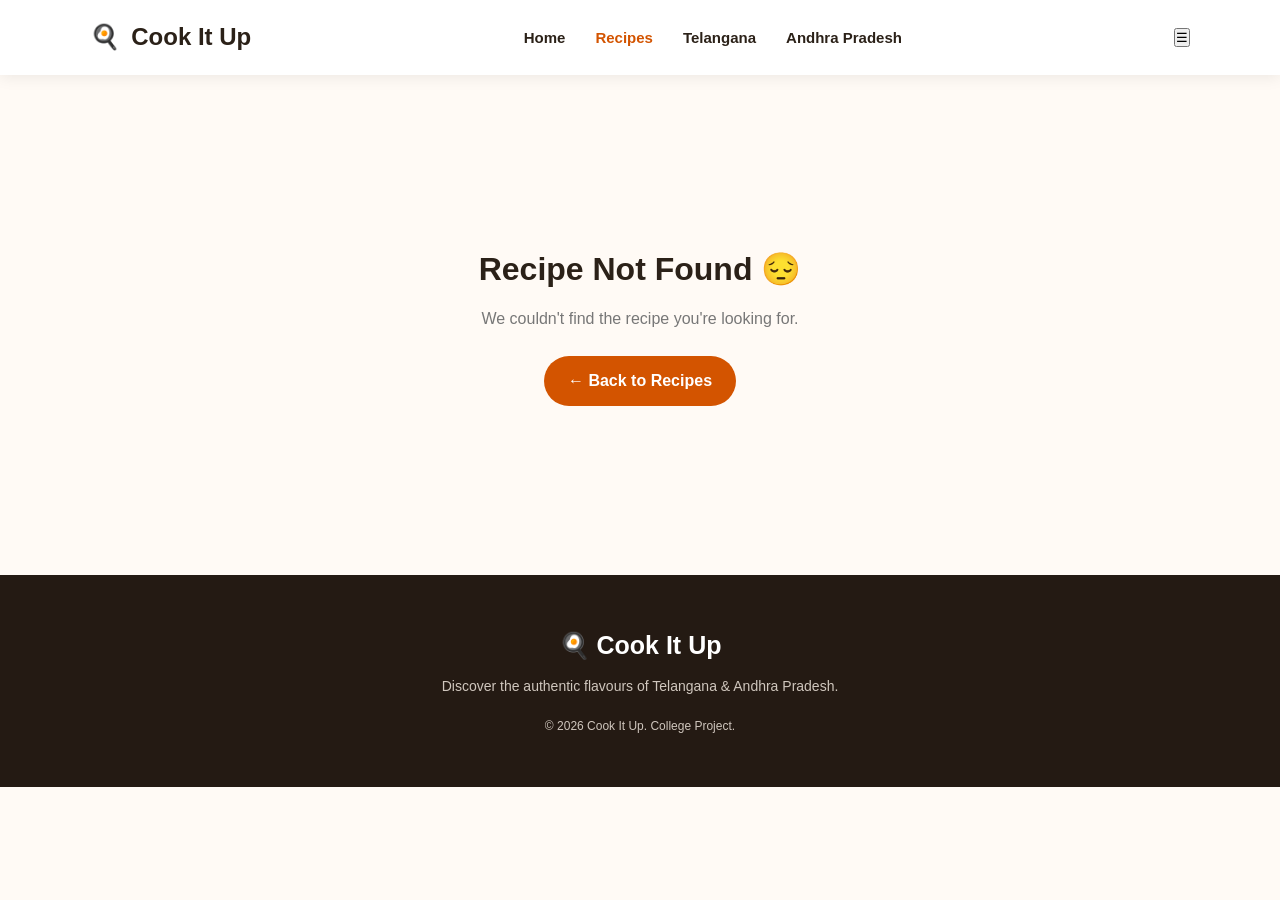
<file: recipe.html>
<!DOCTYPE html>
<html lang="en">

<head>

    <meta charset="UTF-8">

    <meta
        name="viewport"
        content="width=device-width, initial-scale=1.0"
    >

    <title>Recipe | Cook It Up</title>

    <link
        rel="stylesheet"
        href="css/style.css"
    >

</head>


<body>


    <!-- ================= NAVBAR ================= -->

    <header class="navbar">

        <div class="logo">
            🍳 <span>Cook It Up</span>
        </div>


        <nav>

            <a href="index.html">
                Home
            </a>

            <a
                href="recipes.html"
                class="active"
            >
                Recipes
            </a>

            <a href="index.html#telangana">
                Telangana
            </a>

            <a href="index.html#andhra">
                Andhra Pradesh
            </a>

        </nav>


        <button
            class="mobile-menu"
            onclick="toggleMenu()"
        >
            ☰
        </button>

    </header>



    <!-- ================= RECIPE DETAILS ================= -->

    <main id="recipeDetails">

        <div class="recipe-loading">

            <div class="loading-icon">
                🍳
            </div>

            <h2>
                Loading recipe...
            </h2>

            <p>
                Getting everything ready for you.
            </p>

        </div>

    </main>



    <!-- ================= FOOTER ================= -->

    <footer>

        <div class="footer-logo">
            🍳 Cook It Up
        </div>

        <p>
            Discover the authentic flavours of
            Telangana & Andhra Pradesh.
        </p>

        <p class="copyright">
            © 2026 Cook It Up. College Project.
        </p>

    </footer>



    <!-- ================= JAVASCRIPT ================= -->

    <script src="js/script.js"></script>

</body>

</html>
</file>
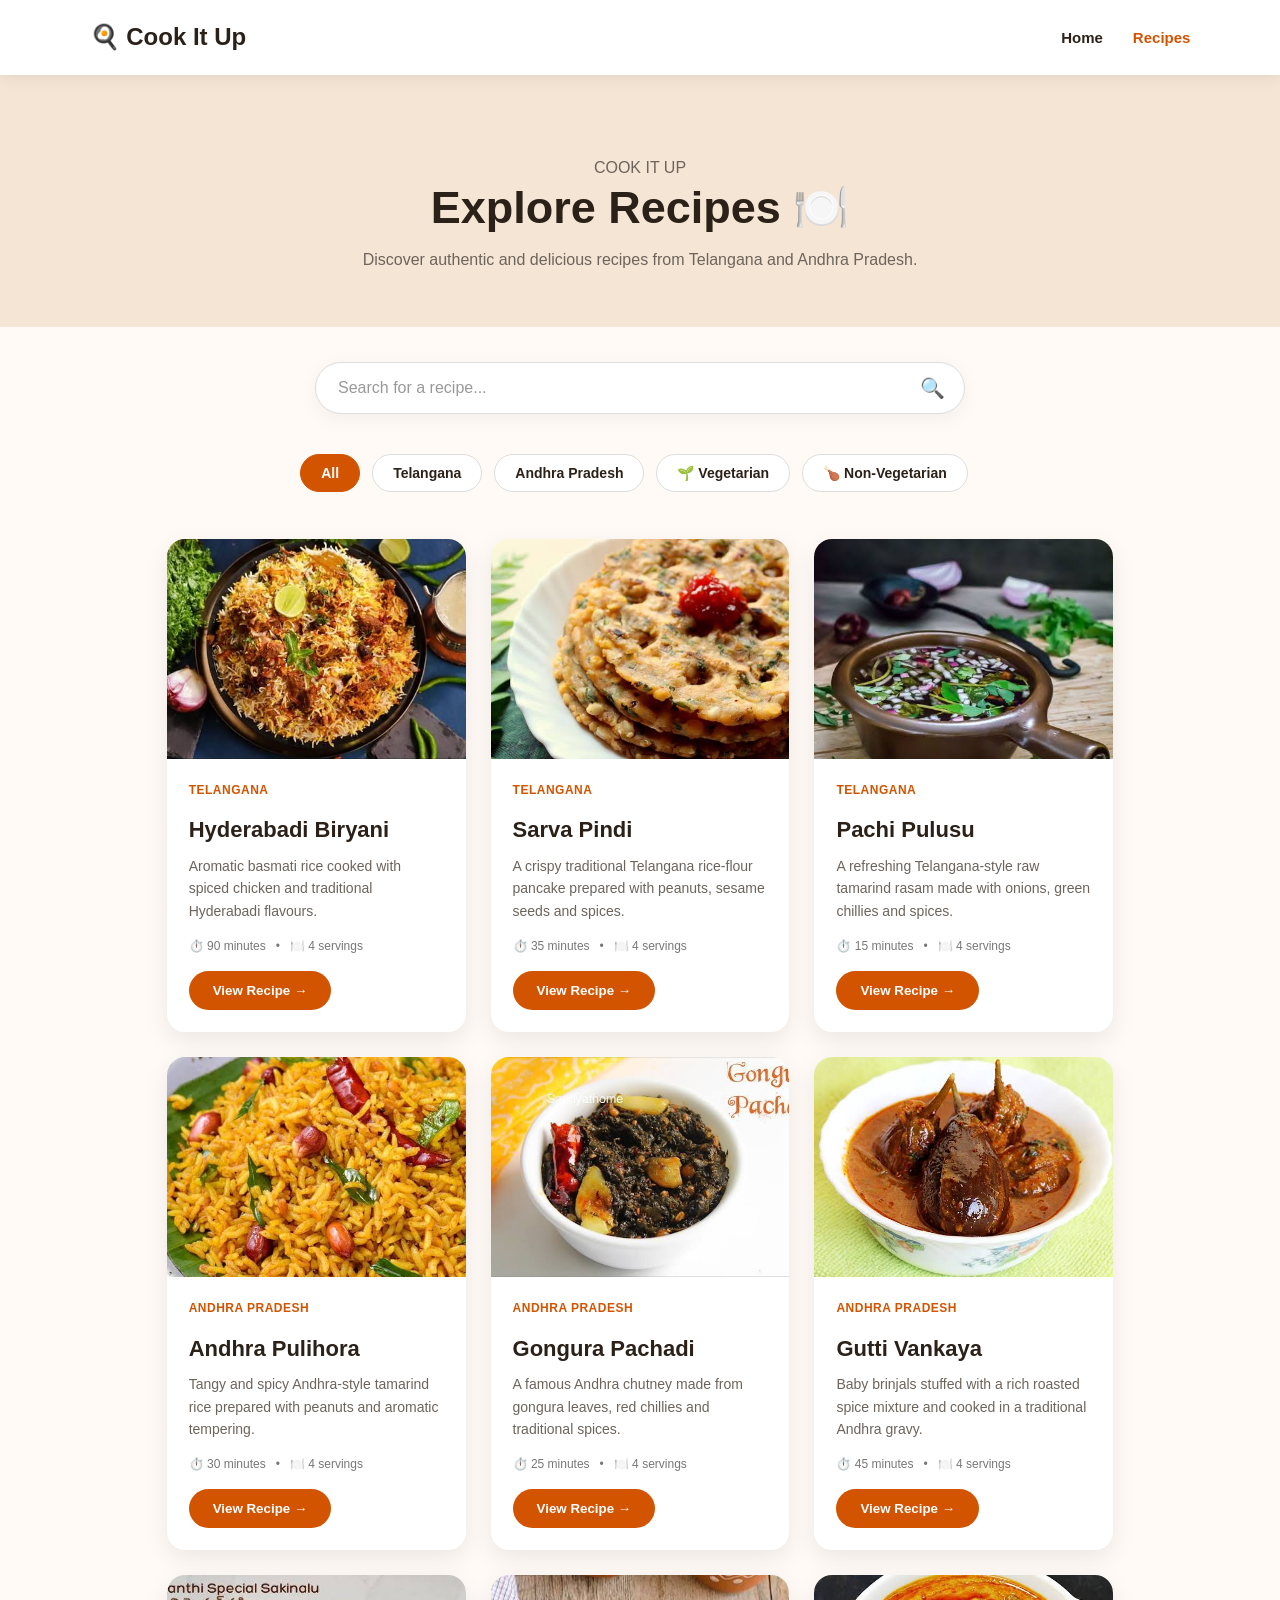
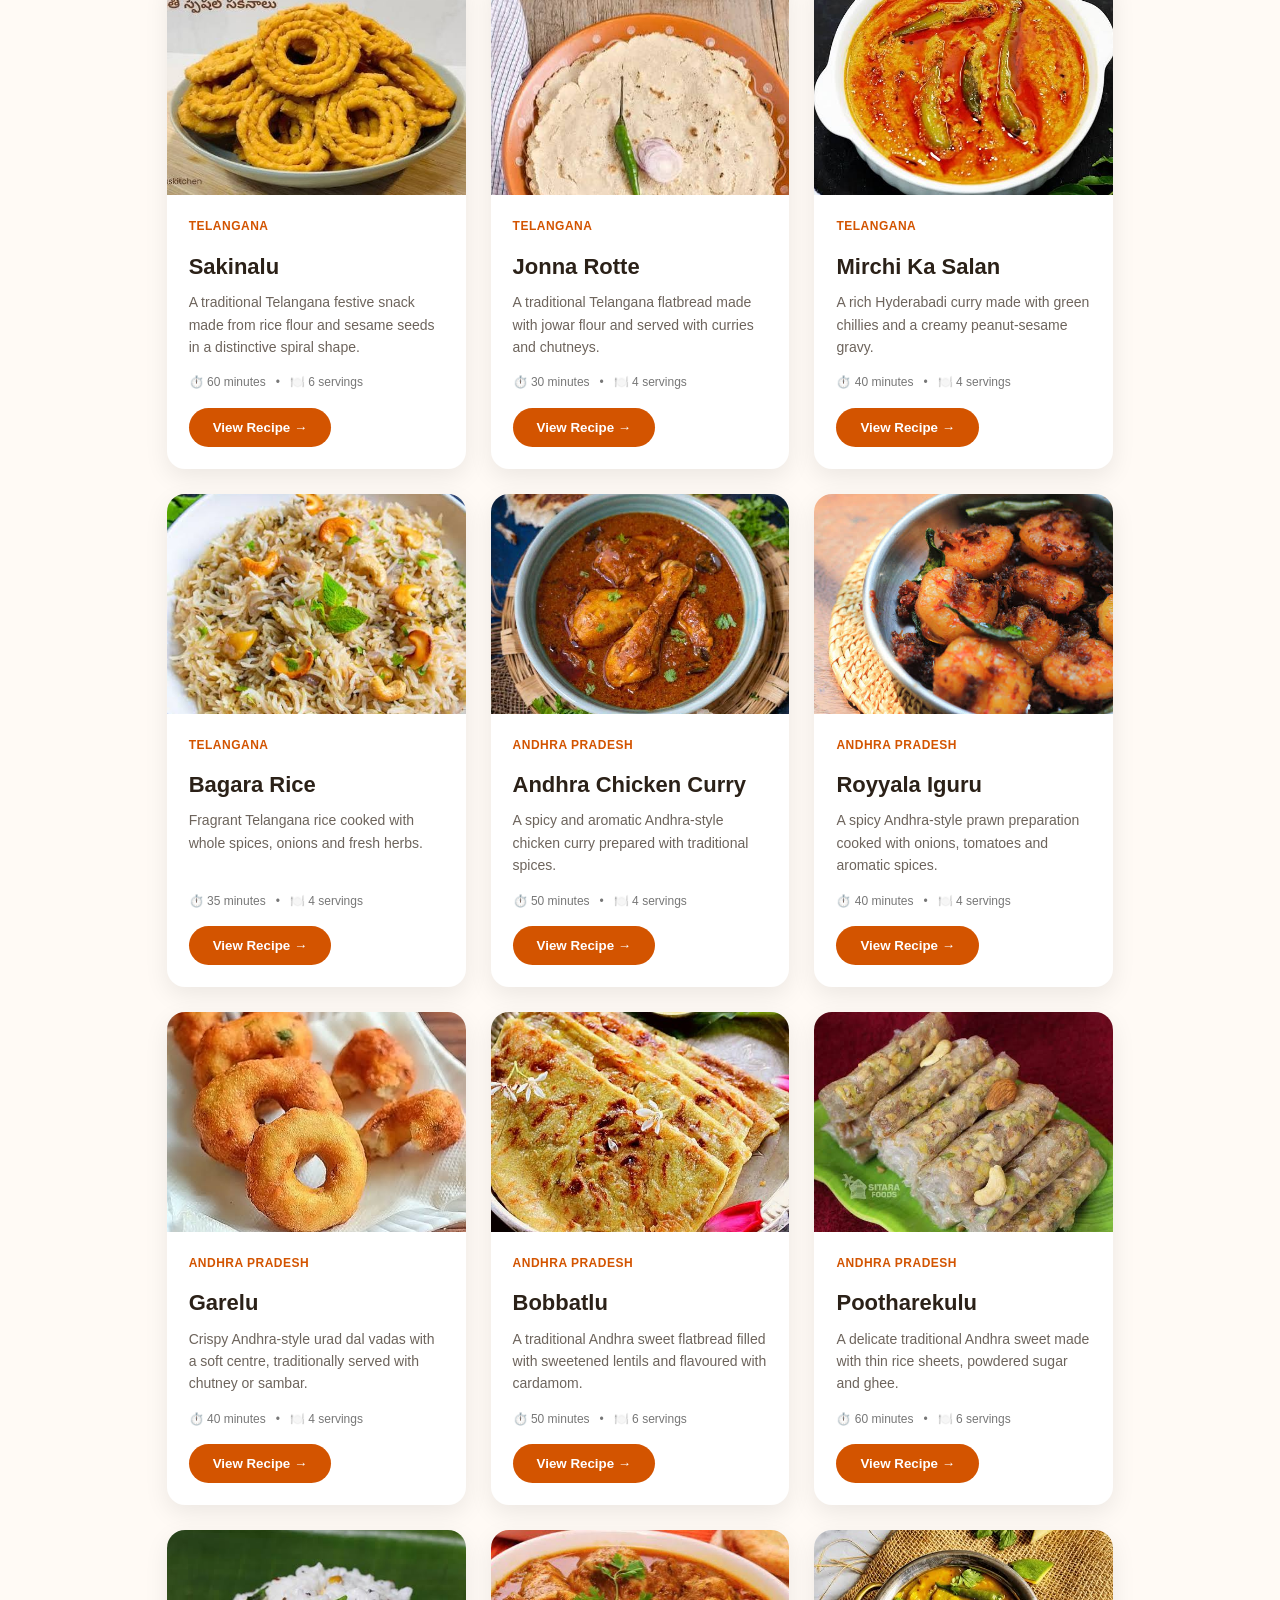
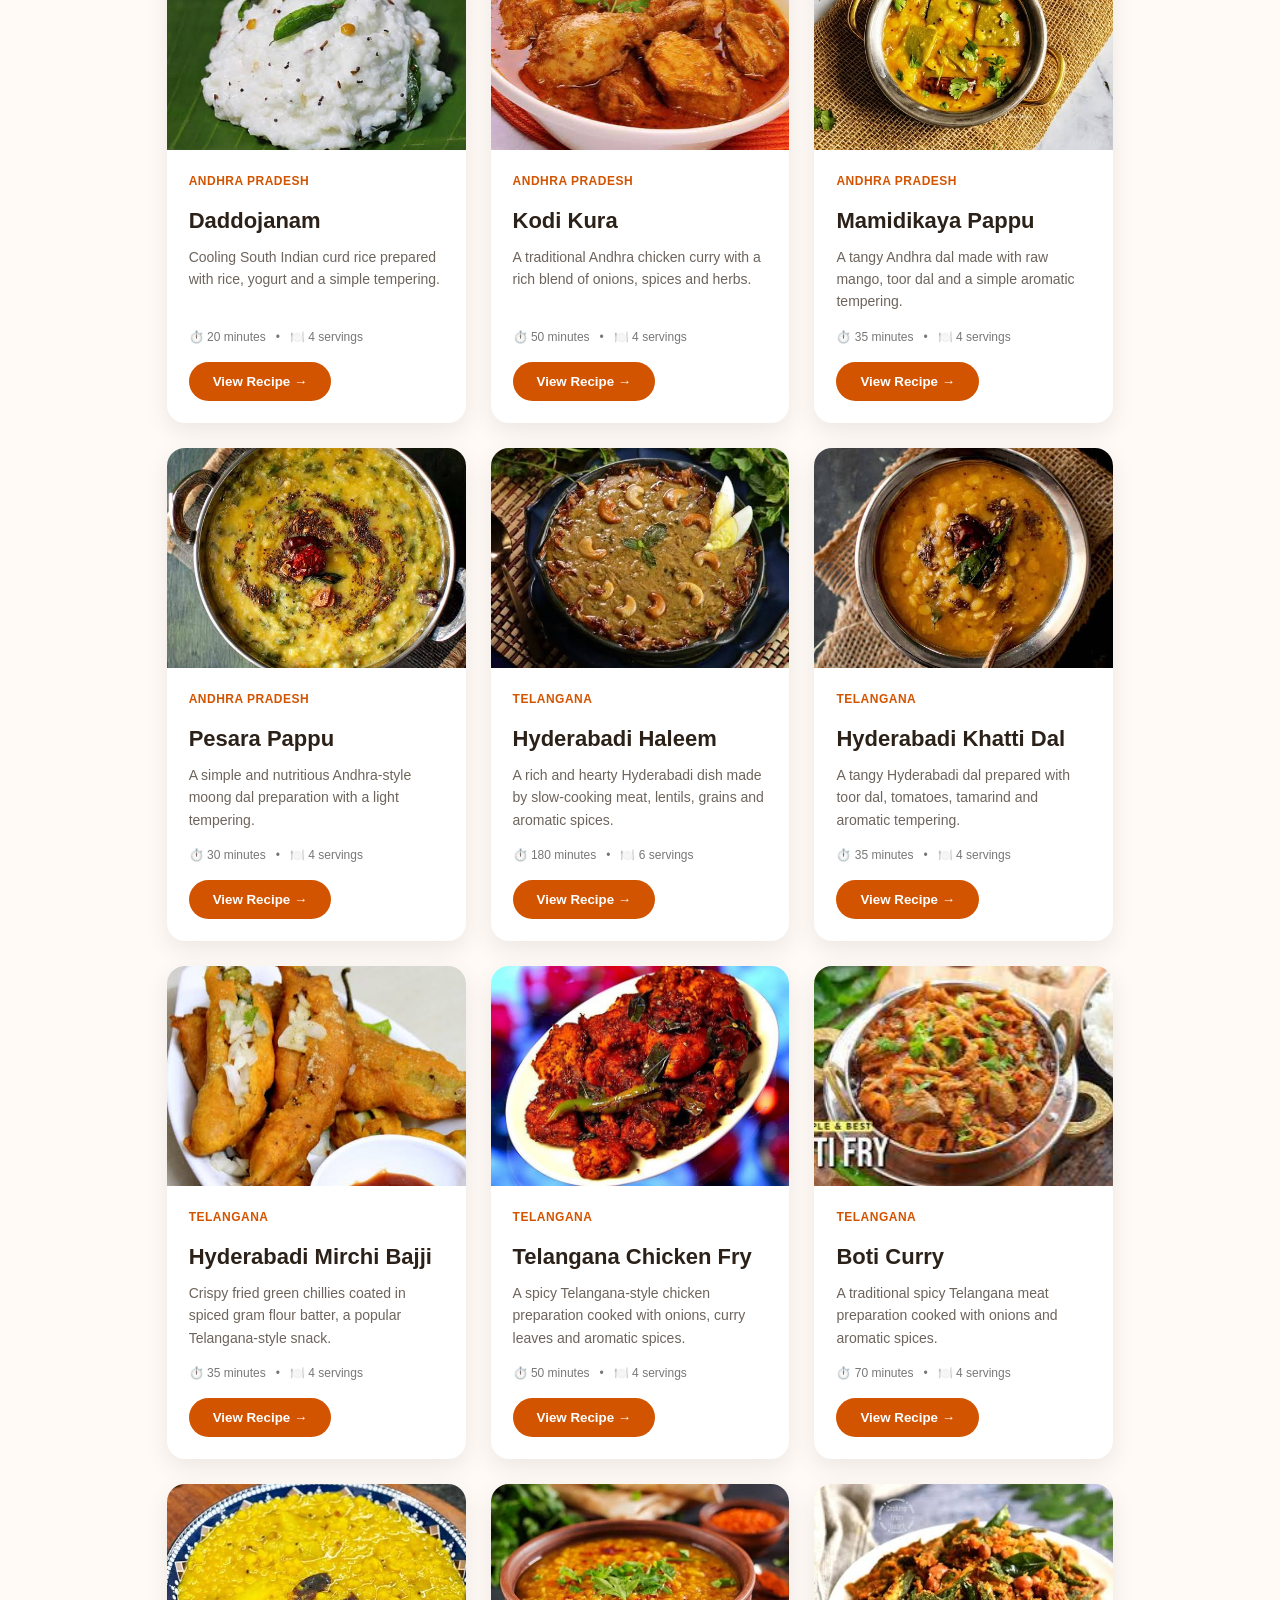
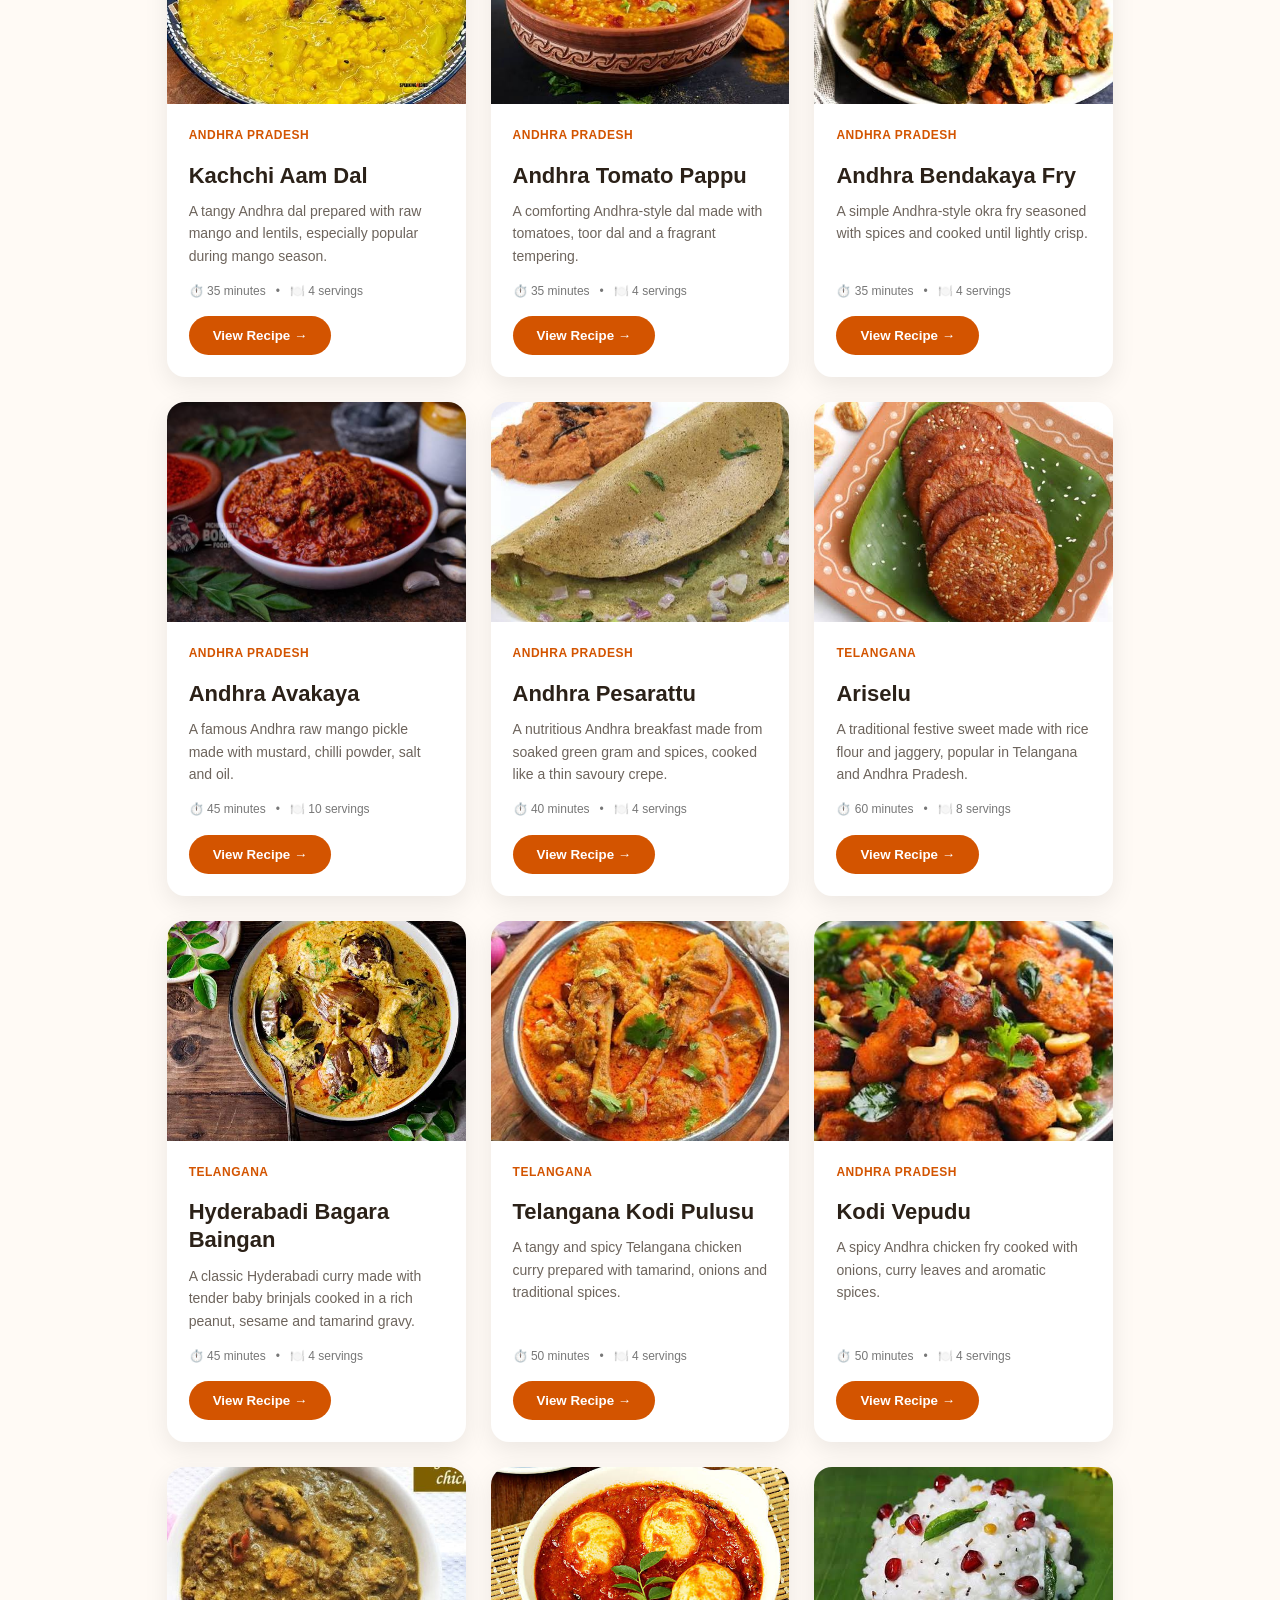
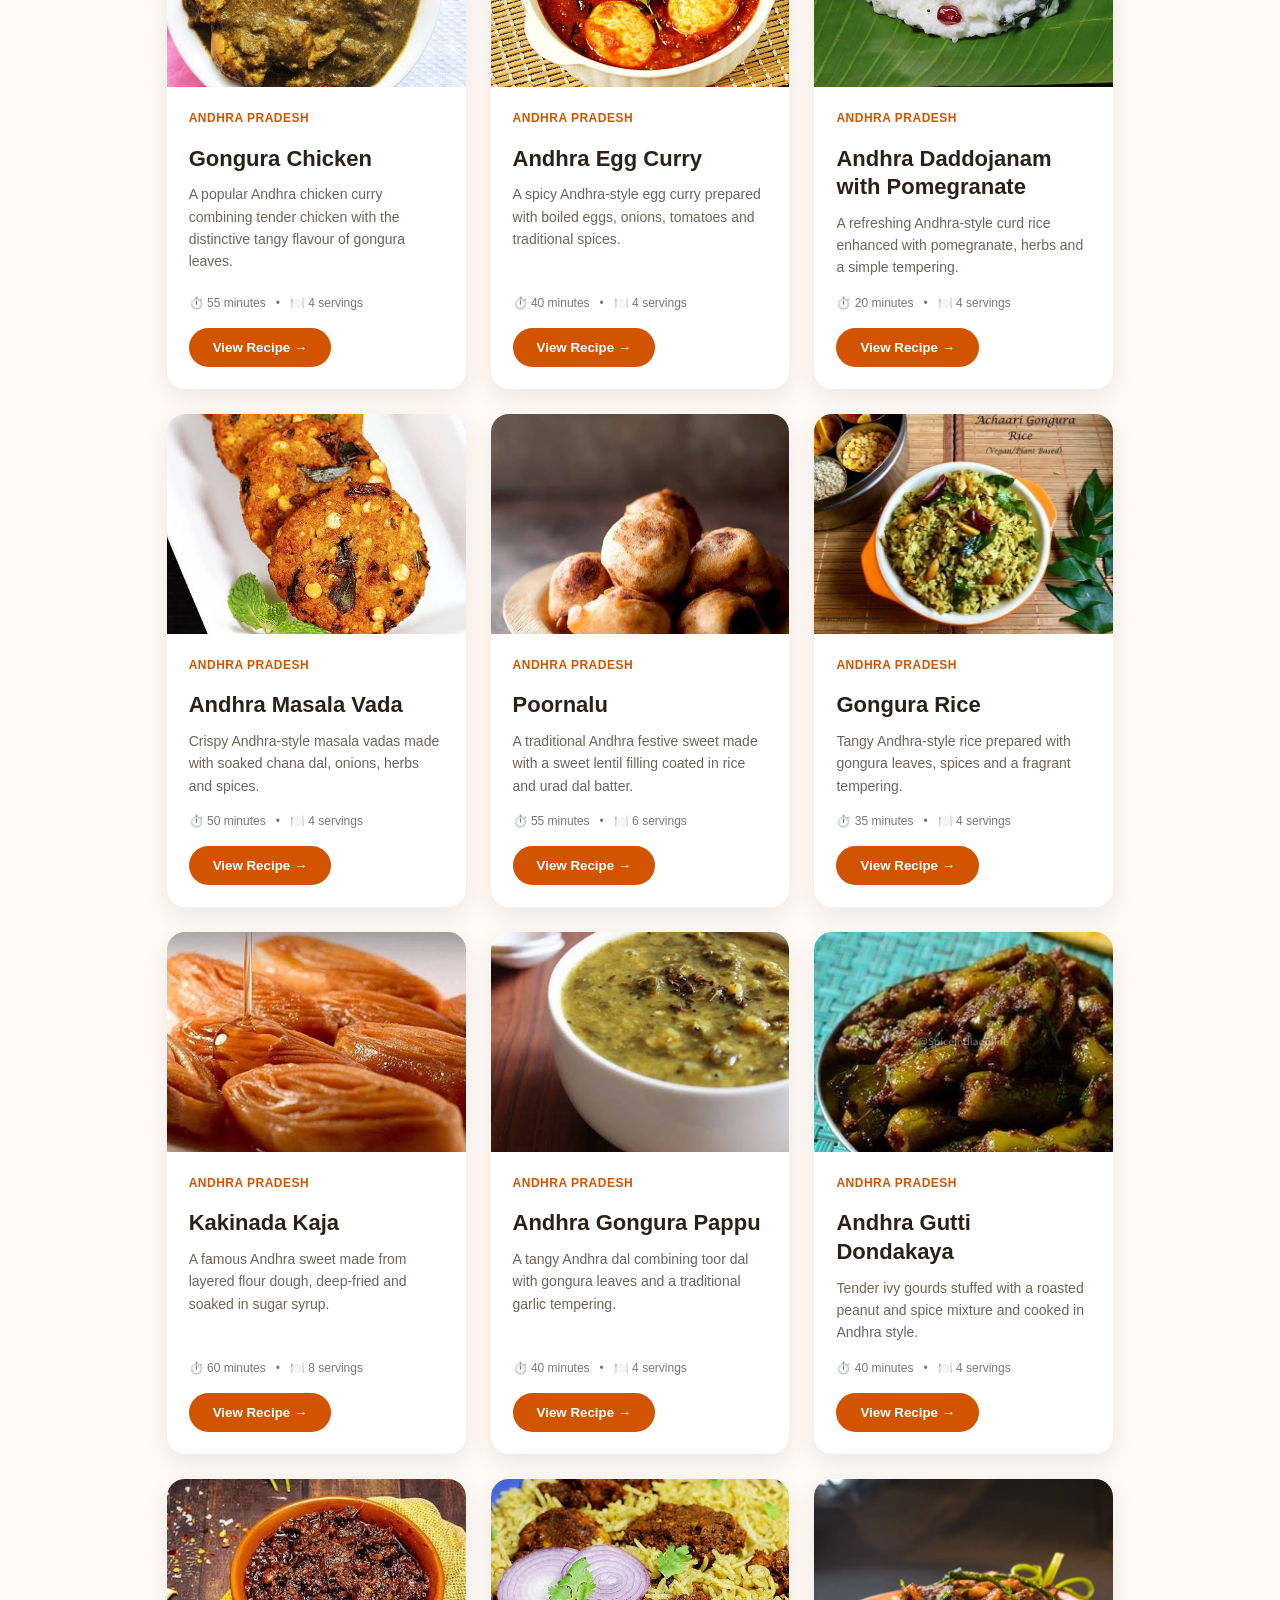
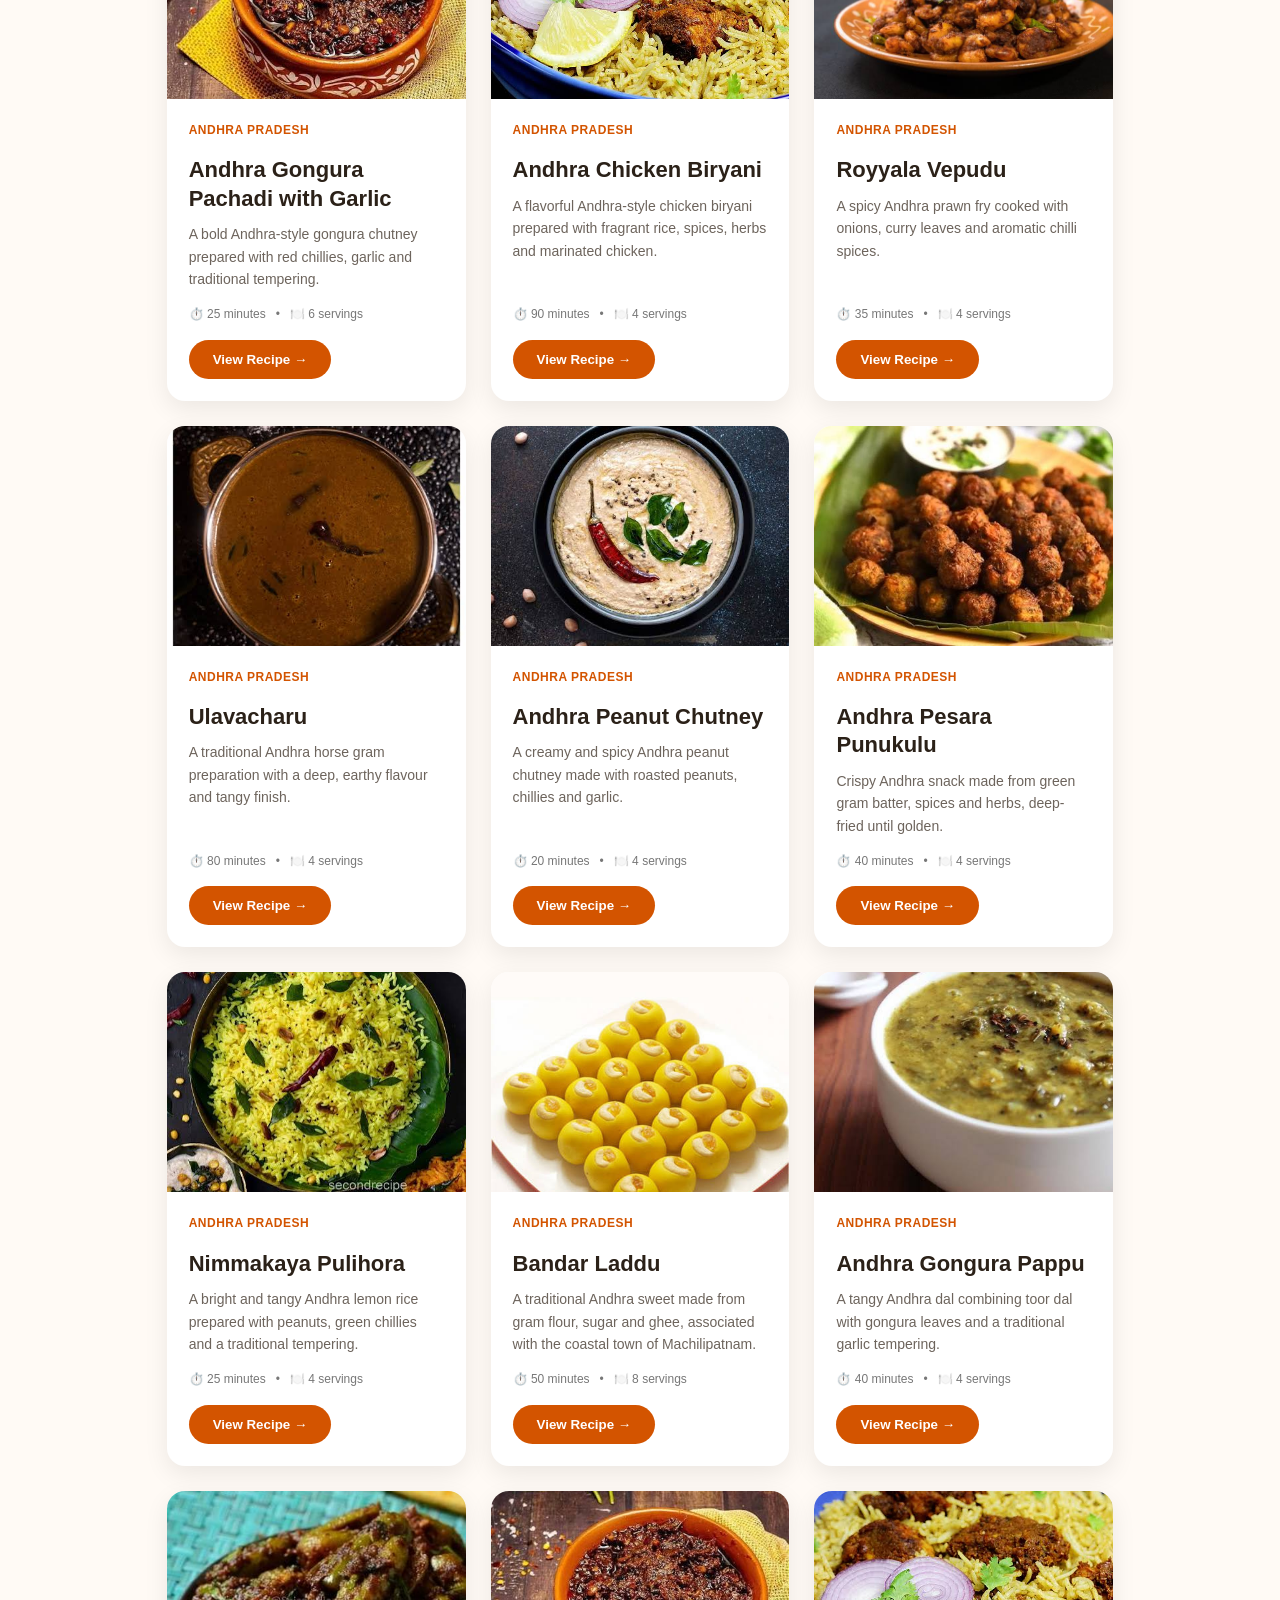
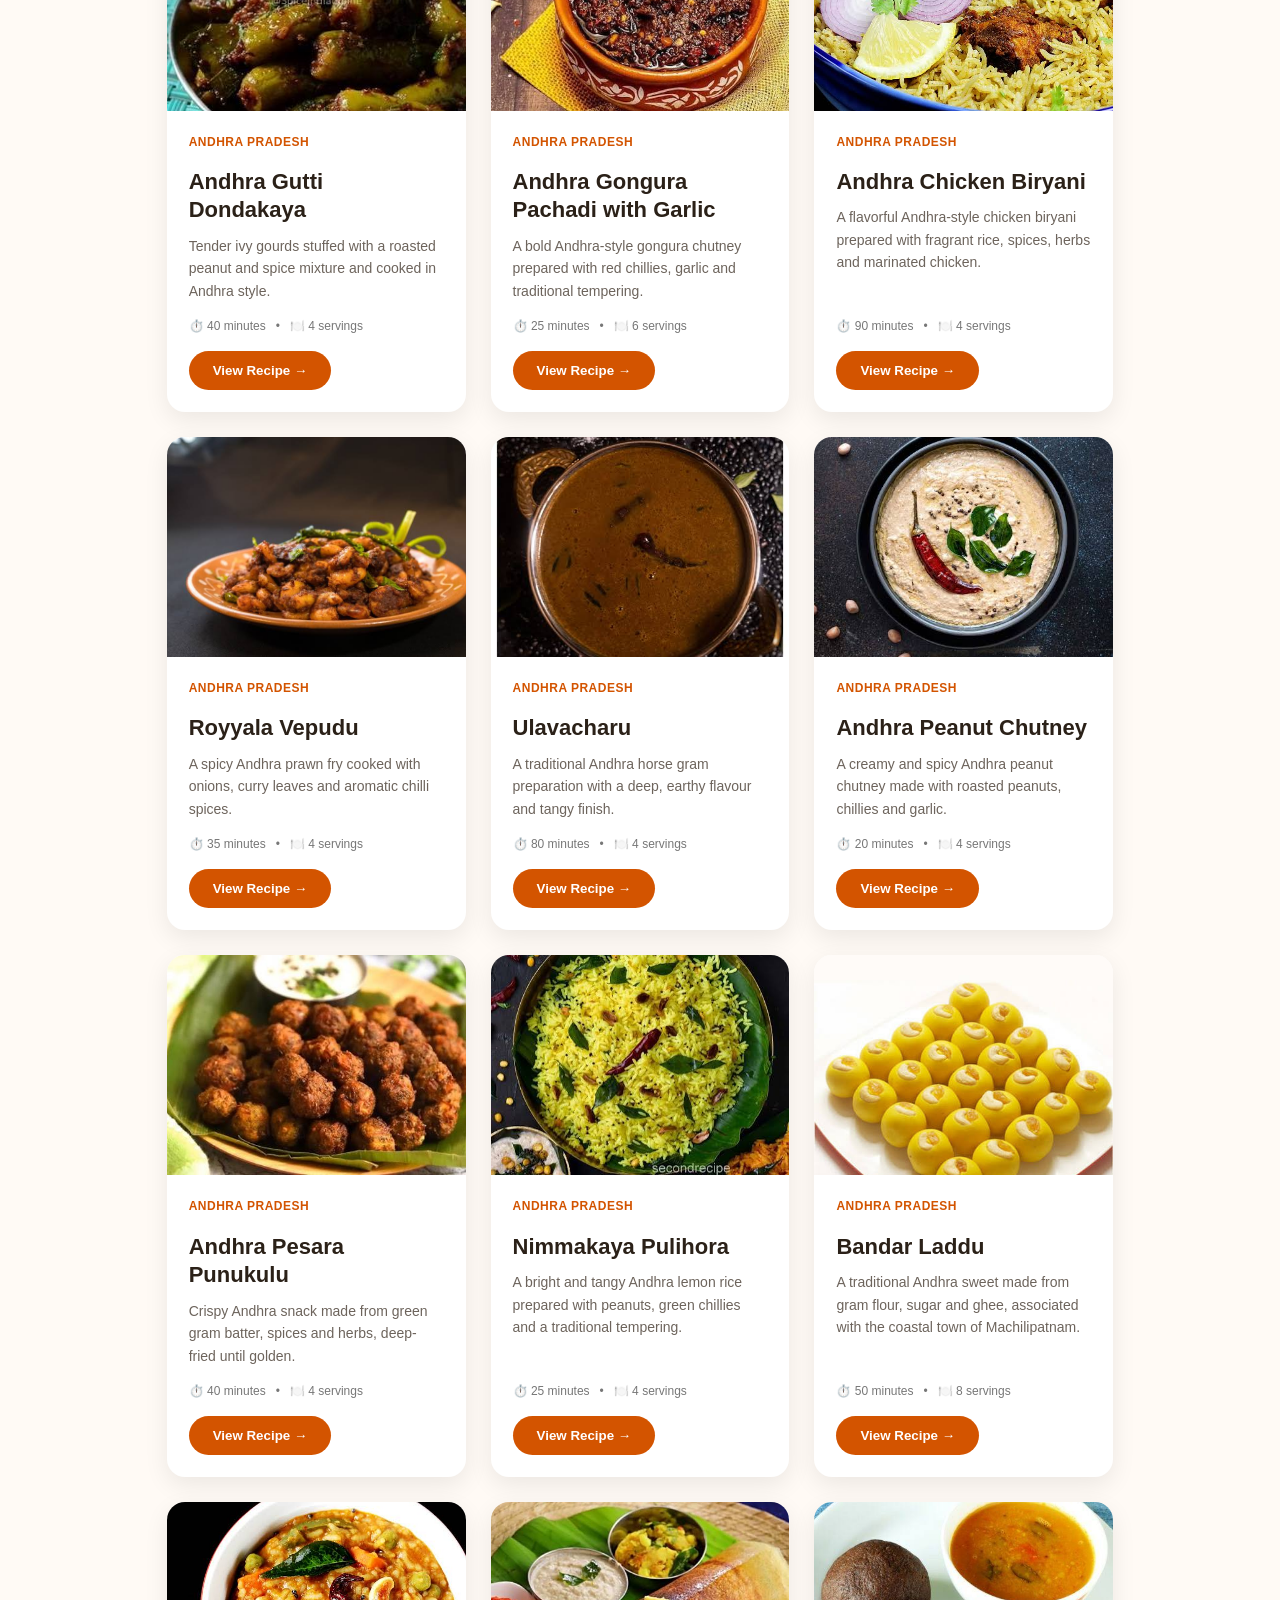
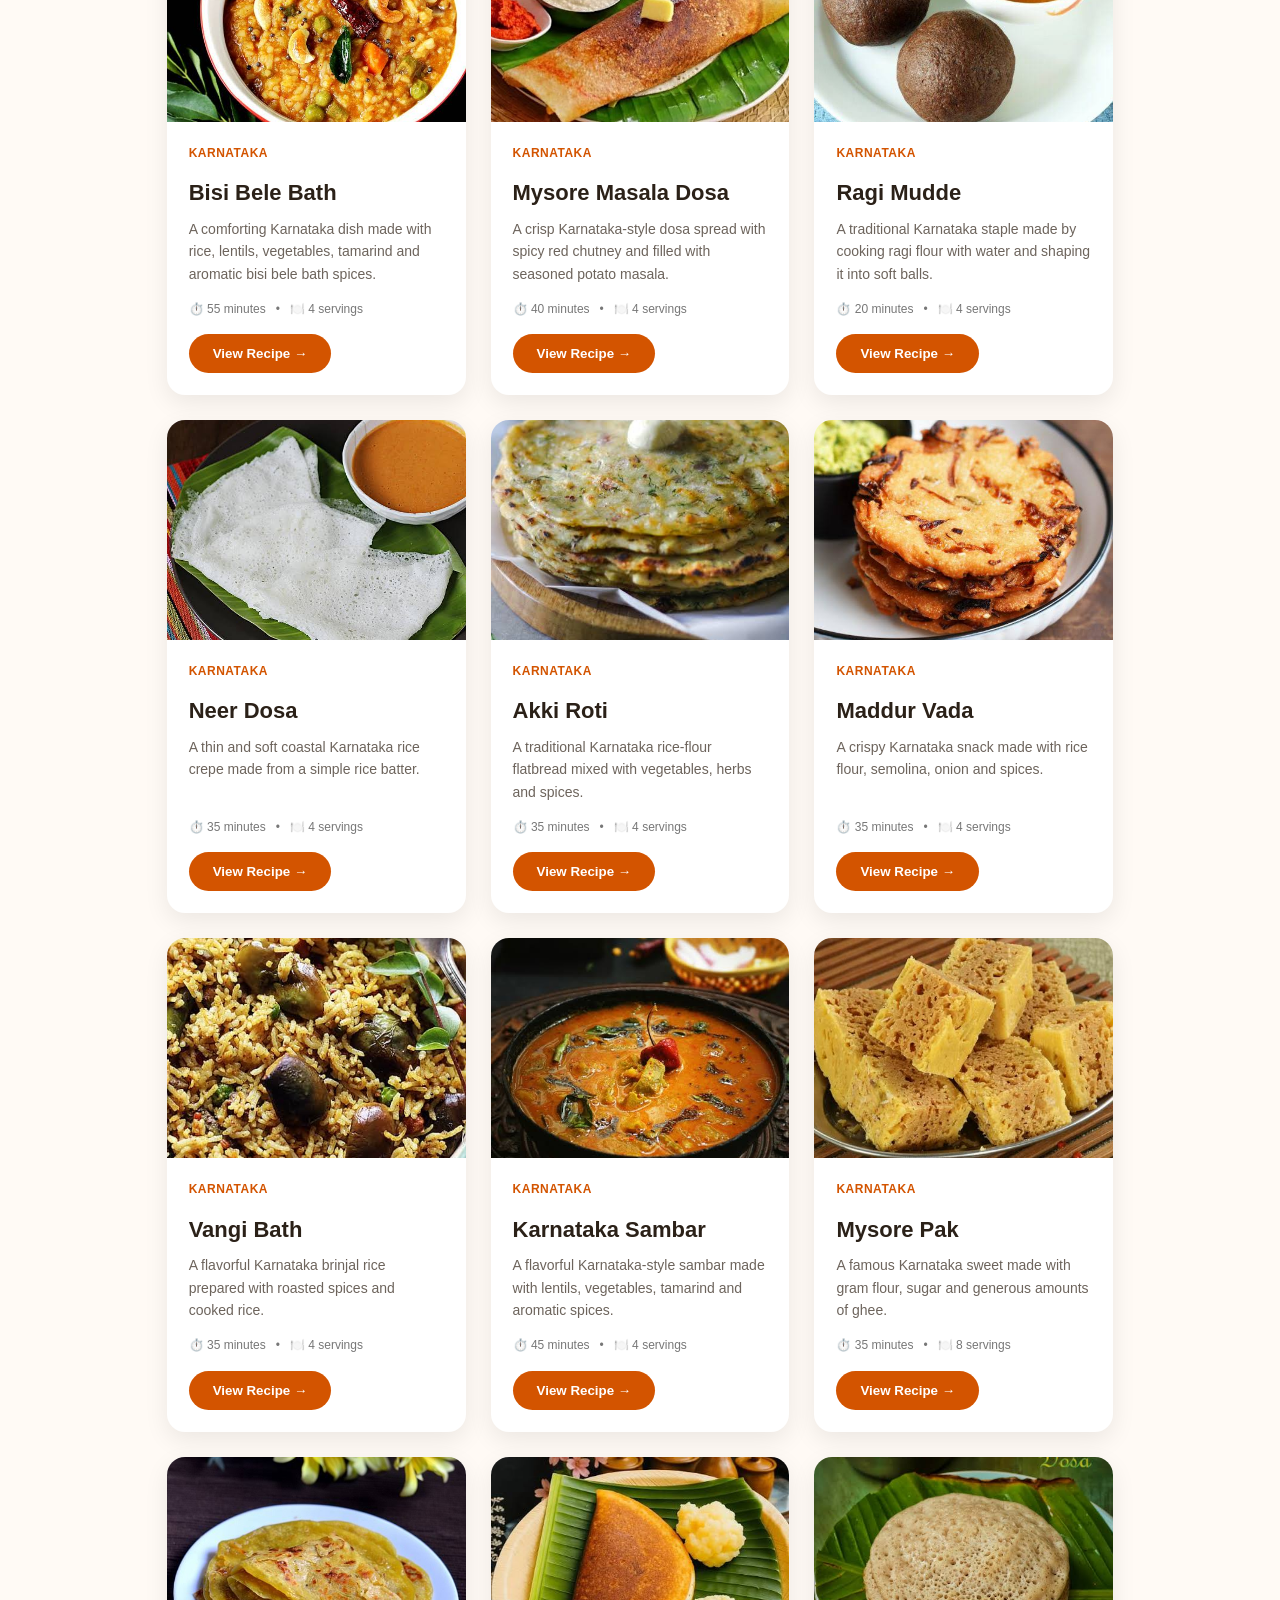
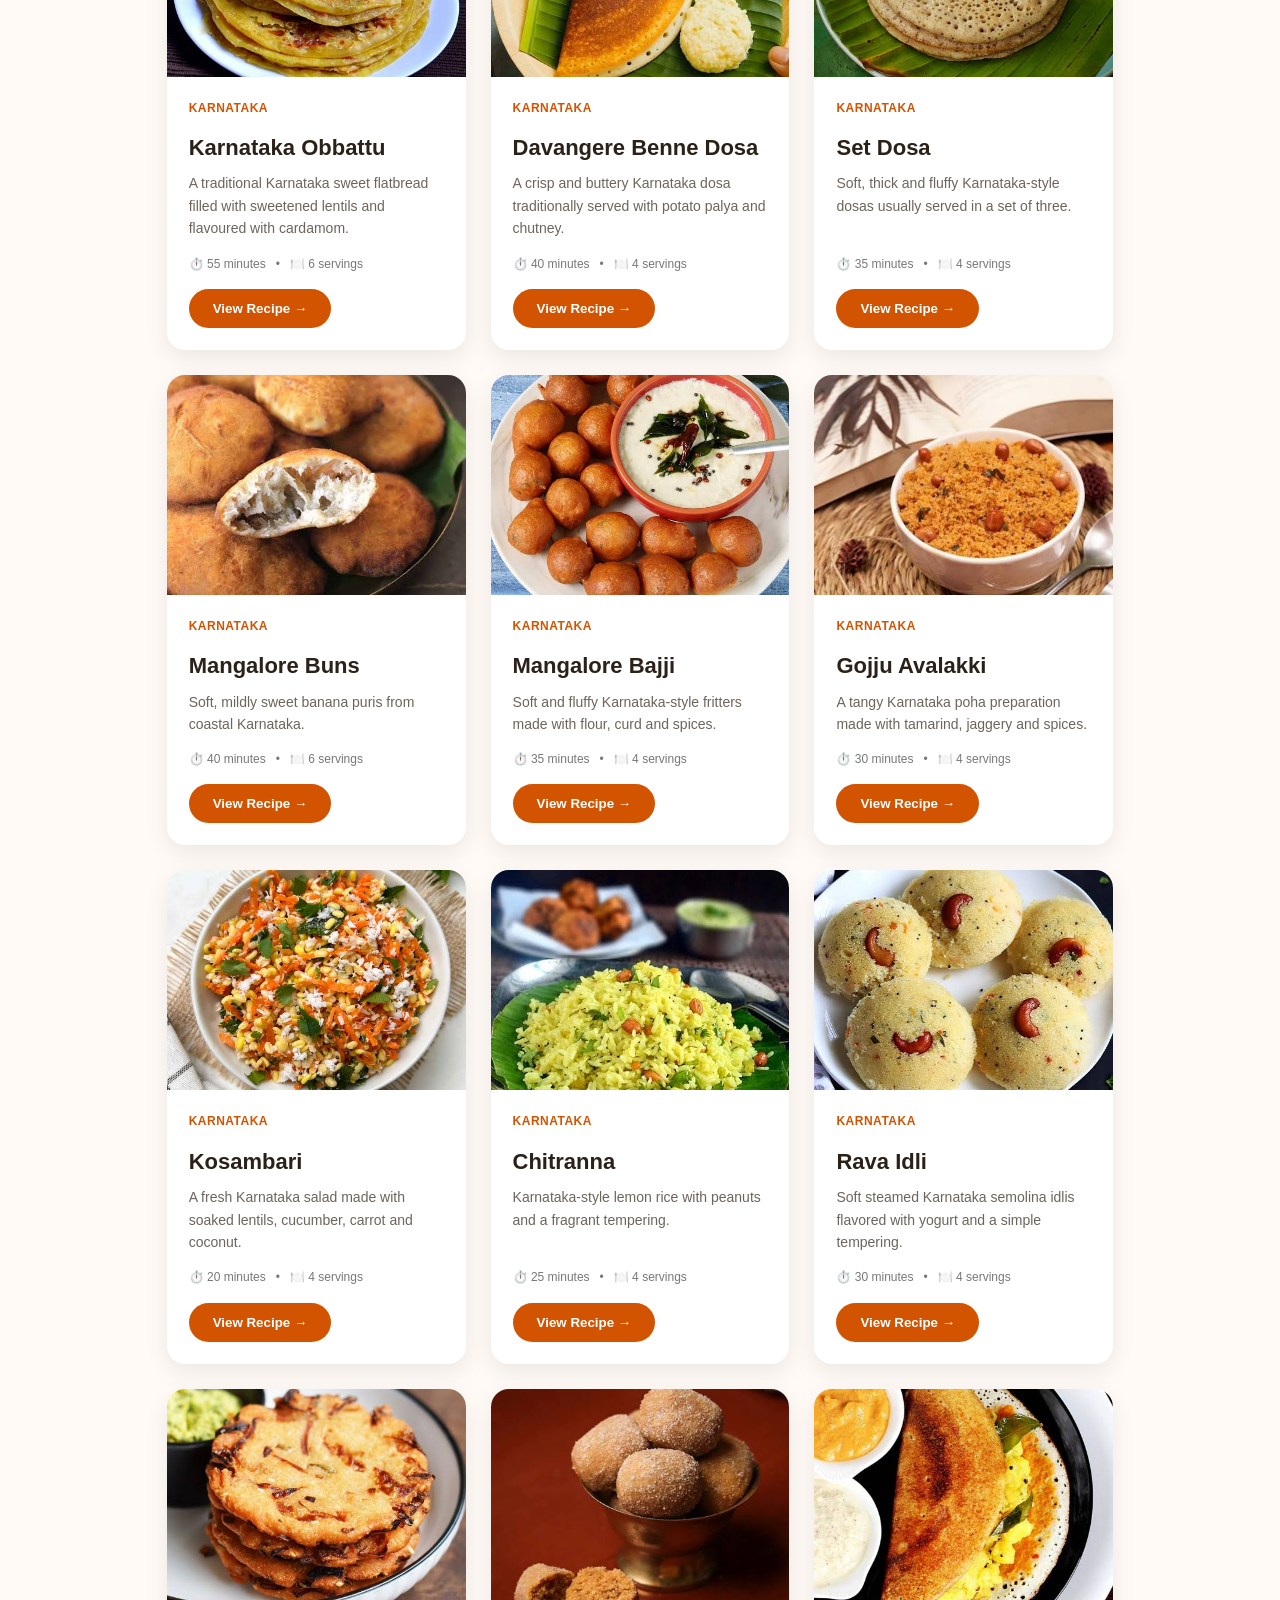
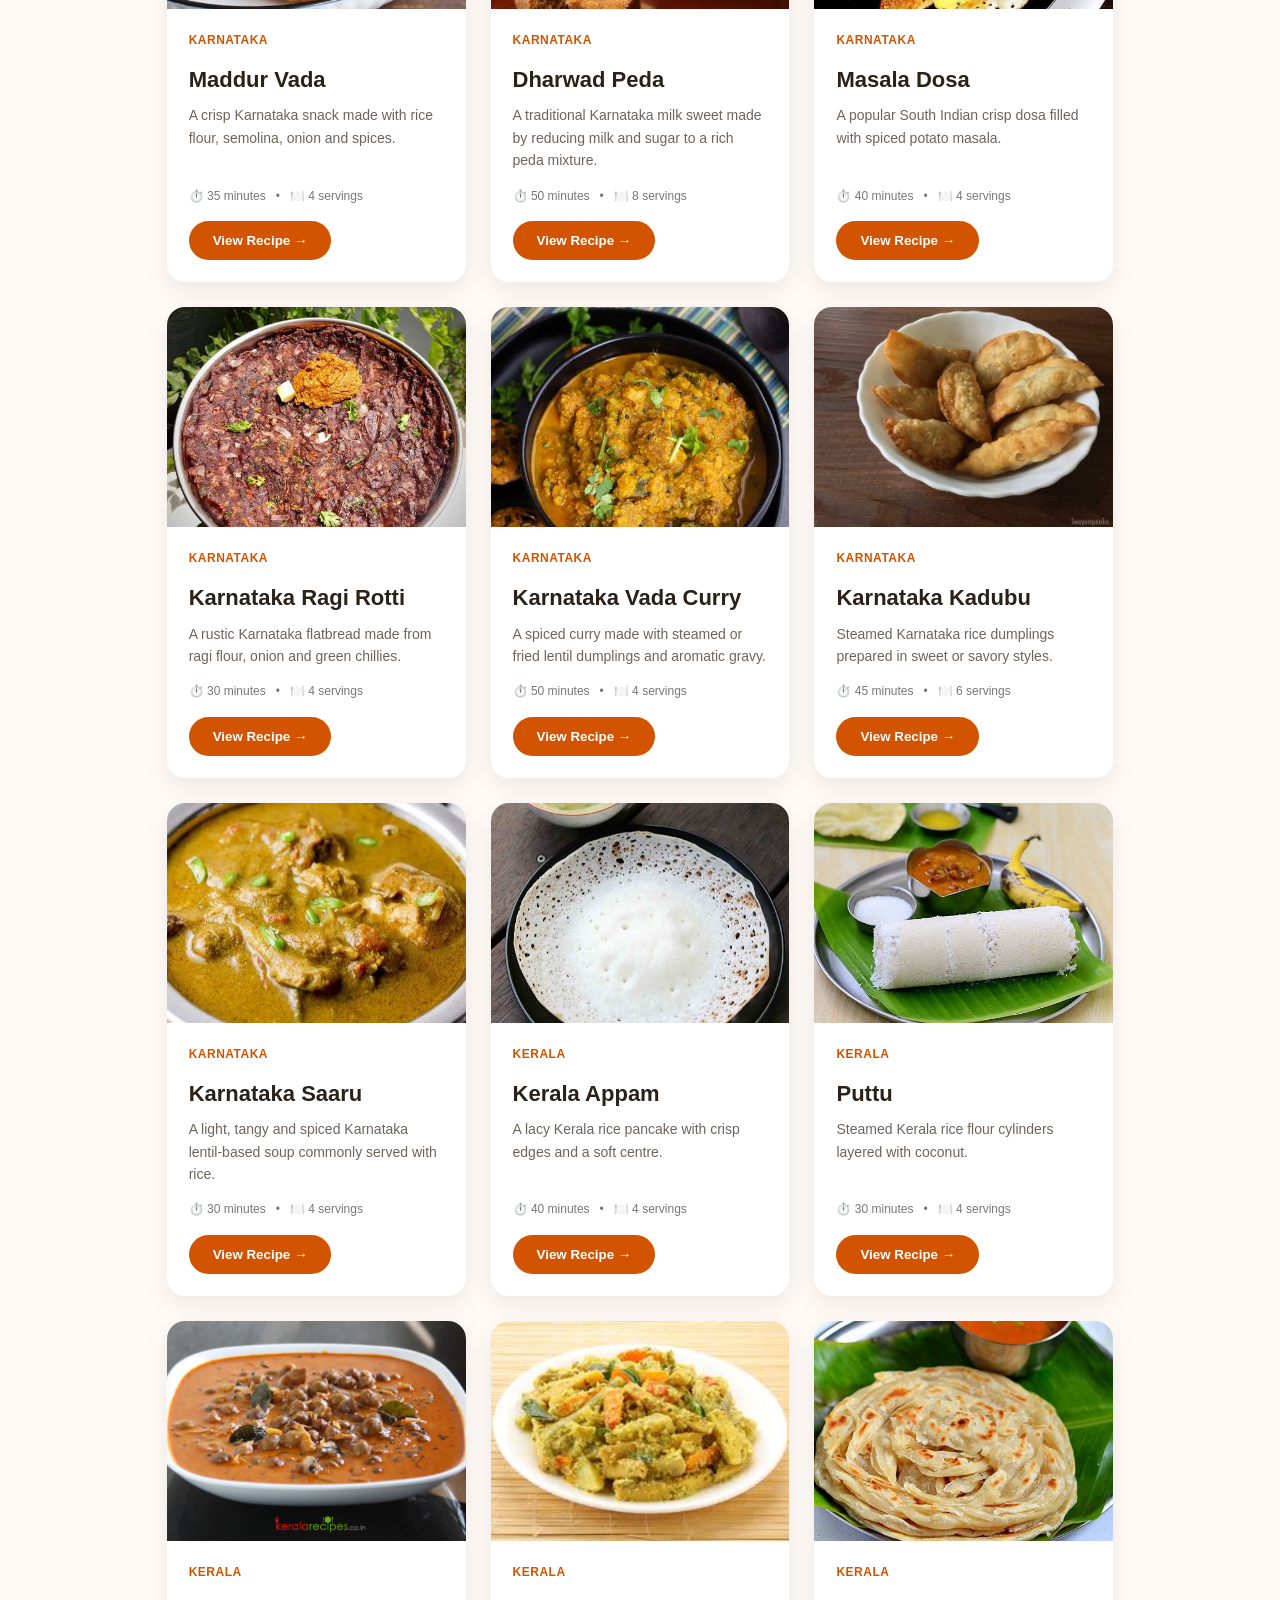
<file: recipes.html>
<!DOCTYPE html>
<html lang="en">

<head>

    <meta charset="UTF-8">

    <meta
        name="viewport"
        content="width=device-width, initial-scale=1.0"
    >

    <title>Recipes | Cook It Up</title>

    <!-- IMPORTANT:
         style.css is inside the css folder -->
    <link
        rel="stylesheet"
        href="css/style.css"
    >

</head>


<body>


    <!-- =====================================================
         NAVBAR
    ====================================================== -->

    <header class="navbar">

        <!-- LOGO -->

        <div class="logo">
            🍳 Cook It Up
        </div>


        <!-- NAVIGATION -->

        <nav>

            <a href="index.html">
                Home
            </a>

            <a
                href="recipes.html"
                class="active"
            >
                Recipes
            </a>

        </nav>


        <!-- MOBILE MENU -->

        <button
            class="menu-button"
            onclick="toggleMenu()"
            aria-label="Open menu"
        >
            ☰
        </button>

    </header>



    <!-- =====================================================
         PAGE HEADER
    ====================================================== -->

    <section class="page-header">

        <p>
            COOK IT UP
        </p>

        <h1>
            Explore Recipes 🍽️
        </h1>

        <p>
            Discover authentic and delicious recipes
            from Telangana and Andhra Pradesh.
        </p>

    </section>



    <!-- =====================================================
         SEARCH
    ====================================================== -->

    <section class="recipe-search-section">

        <div class="recipe-search-box">

            <input
                type="text"
                id="recipeSearch"
                placeholder="Search for a recipe..."
                autocomplete="off"
            >

            <span class="search-icon">
                🔍
            </span>

        </div>

    </section>



    <!-- =====================================================
         FILTERS
    ====================================================== -->

    <section class="filter-section">

        <div class="filters">


            <!-- ALL -->

            <button
                type="button"
                class="filter-button active-filter"
                onclick="filterRecipes('All', this)"
            >
                All
            </button>


            <!-- =================================================
                 STATES
            ================================================== -->

            <button
                type="button"
                class="filter-button"
                onclick="filterRecipes('Telangana', this)"
            >
                Telangana
            </button>


            <button
                type="button"
                class="filter-button"
                onclick="filterRecipes('Andhra Pradesh', this)"
            >
                Andhra Pradesh
            </button>


            <!-- =================================================
                 FOOD TYPE
            ================================================== -->

            <button
                type="button"
                class="filter-button"
                onclick="filterRecipes('Vegetarian', this)"
            >
                🌱 Vegetarian
            </button>


            <button
                type="button"
                class="filter-button"
                onclick="filterRecipes('Non-Vegetarian', this)"
            >
                🍗 Non-Vegetarian
            </button>


            <!-- =================================================
                 CATEGORIES
            ================================================== -->

            <!-- =================================================
     CATEGORIES
================================================== -->

<div id="categoryFilters" class="category-filters">

    <!-- JavaScript will automatically create
         category buttons from recipes.json -->

</div>


    <!-- =====================================================
         RECIPES
    ====================================================== -->

    <main class="recipes-container">

        <div
            id="recipeGrid"
            class="recipe-grid"
        >

            <!-- JavaScript loads recipes here -->

            <div class="loading">

                <h2>
                    Loading recipes... 🍳
                </h2>

                <p>
                    Please wait.
                </p>

            </div>

        </div>

    </main>



    <!-- =====================================================
         FOOTER
    ====================================================== -->

    <footer>

        <div class="footer-logo">
            🍳 Cook It Up
        </div>


        <p>
            Discover the authentic flavours of
            Telangana & Andhra Pradesh.
        </p>


        <p class="copyright">
            © 2026 Cook It Up.
            College Project.
        </p>

    </footer>



    <!-- =====================================================
         JAVASCRIPT
    ====================================================== -->

    <!-- script.js is in the main project folder -->

<script src="js/script.js"></script>

</body>

</html>
</file>
<file: css/style.css>
/* =====================================================
   COOK IT UP
   css/style.css
   COMPLETE STYLESHEET
   ===================================================== */


/* =====================================================
   GENERAL
   ===================================================== */

* {
    margin: 0;
    padding: 0;
    box-sizing: border-box;
}

html {
    scroll-behavior: smooth;
}

body {
    font-family: Arial, Helvetica, sans-serif;
    background: #fffaf5;
    color: #2b2118;
    line-height: 1.6;
}

a {
    text-decoration: none;
    color: inherit;
}

button,
input {
    font-family: inherit;
}


/* =====================================================
   NAVBAR
   ===================================================== */

.navbar {
    height: 75px;
    padding: 0 7%;

    display: flex;
    align-items: center;
    justify-content: space-between;

    background: #ffffff;

    position: sticky;
    top: 0;
    z-index: 1000;

    box-shadow: 0 2px 15px rgba(0, 0, 0, 0.08);
}

.logo {
    font-size: 24px;
    font-weight: bold;
    white-space: nowrap;
}

.logo span {
    margin-left: 5px;
}

.navbar nav {
    display: flex;
    align-items: center;
    gap: 30px;
}

.navbar nav a {
    font-size: 15px;
    font-weight: 600;
    transition: color 0.3s ease;
}

.navbar nav a:hover,
.navbar nav a.active {
    color: #d35400;
}

.menu-button {
    display: none;

    border: none;
    background: transparent;

    font-size: 25px;

    cursor: pointer;

    color: #2b2118;
}


/* =====================================================
   HOME PAGE - HERO
   ===================================================== */

.hero {
    min-height: 620px;

    display: flex;
    align-items: center;

    padding: 80px 7%;

    background:
        linear-gradient(
            90deg,
            rgba(30, 20, 10, 0.90),
            rgba(30, 20, 10, 0.45)
        ),
        url("../images/hero.jpg");

    background-size: cover;
    background-position: center;

    color: white;
}

.hero-content {
    max-width: 750px;
}

.hero-small {
    letter-spacing: 3px;
    font-size: 13px;
    font-weight: bold;
    margin-bottom: 20px;
}

.hero h1 {
    font-size: clamp(42px, 6vw, 72px);
    line-height: 1.1;
    margin-bottom: 25px;
}

.hero h1 span {
    display: block;
}

.hero-description {
    max-width: 600px;

    font-size: 18px;

    margin-bottom: 35px;

    color: #f2f2f2;
}


/* =====================================================
   HOME PAGE - SEARCH
   ===================================================== */

.search-box {
    display: flex;

    max-width: 600px;

    background: white;

    border-radius: 50px;

    overflow: hidden;

    padding: 6px;
}

.search-box input {
    flex: 1;

    min-width: 0;

    border: none;
    outline: none;

    padding: 15px 20px;

    font-size: 16px;
}

.search-box button {
    border: none;

    padding: 0 25px;

    border-radius: 40px;

    background: #d35400;

    color: white;

    font-size: 15px;
    font-weight: bold;

    cursor: pointer;

    transition: 0.3s;
}

.search-box button:hover {
    transform: scale(1.03);
}


/* =====================================================
   COMMON SECTIONS
   ===================================================== */

section {
    padding: 90px 7%;
}

.section-heading {
    text-align: center;

    margin-bottom: 45px;
}

.section-heading p {
    color: #d35400;

    font-size: 13px;

    letter-spacing: 3px;

    font-weight: bold;
}

.section-heading h2 {
    font-size: 38px;

    margin-top: 8px;
}


/* =====================================================
   HOME PAGE - CATEGORIES
   ===================================================== */

.category-container {
    display: grid;

    grid-template-columns: repeat(6, 1fr);

    gap: 18px;
}

.category-card {
    background: white;

    padding: 25px 15px;

    text-align: center;

    border-radius: 15px;

    box-shadow:
        0 5px 20px rgba(0, 0, 0, 0.06);

    transition: 0.3s;

    cursor: pointer;
}

.category-card:hover {
    transform: translateY(-8px);
}

.category-icon {
    font-size: 40px;

    margin-bottom: 10px;
}

.category-card h3 {
    font-size: 16px;

    margin-bottom: 5px;
}

.category-card p {
    font-size: 12px;

    color: #777;
}


/* =====================================================
   HOME PAGE - REGION
   ===================================================== */

.region-section {
    background: #f4e5d4;
}

.region-section.andhra {
    background: #eee5d9;
}

.region-content {
    max-width: 1100px;

    margin: auto;

    display: grid;

    grid-template-columns: 1fr 1fr;

    gap: 80px;

    align-items: center;
}

.region-label {
    color: #d35400;

    letter-spacing: 3px;

    font-size: 13px;

    font-weight: bold;

    margin-bottom: 10px;
}

.region-content h2 {
    font-size: 45px;

    margin-bottom: 20px;
}

.region-content p:not(.region-label) {
    color: #5f554c;

    max-width: 550px;

    margin-bottom: 25px;
}

.region-symbol {
    min-height: 300px;

    display: flex;

    align-items: center;
    justify-content: center;

    font-size: 150px;
}

.explore-button {
    display: inline-block;

    padding: 12px 24px;

    background: #d35400;

    color: white;

    border: none;

    border-radius: 30px;

    font-weight: bold;

    cursor: pointer;

    transition:
        transform 0.3s ease,
        background 0.3s ease;
}

.explore-button:hover {
    transform: translateY(-3px);

    background: #b94700;
}


/* =====================================================
   RECIPE CARDS
   Used on HOME + RECIPES PAGE
   ===================================================== */

.recipe-container,
.recipe-grid {
    max-width: 1200px;

    margin: auto;

    display: grid;

    grid-template-columns: repeat(3, 1fr);

    gap: 25px;
}

.recipe-card {
    background: white;

    border-radius: 18px;

    overflow: hidden;

    box-shadow:
        0 8px 25px rgba(0, 0, 0, 0.08);

    transition:
        transform 0.3s ease,
        box-shadow 0.3s ease;

    display: flex;

    flex-direction: column;
}

.recipe-card:hover {
    transform: translateY(-8px);

    box-shadow:
        0 12px 30px rgba(0, 0, 0, 0.12);
}

.recipe-image {
    width: 100%;

    height: 220px;

    display: flex;

    align-items: center;
    justify-content: center;

    overflow: hidden;

    font-size: 90px;

    background: #f1dfcc;

    flex-shrink: 0;
}

.recipe-image img {
    width: 100%;
    height: 100%;

    object-fit: cover;

    display: block;

    transition: transform 0.4s ease;
}

.recipe-card:hover .recipe-image img {
    transform: scale(1.05);
}

.recipe-info {
    padding: 22px;

    display: flex;

    flex-direction: column;

    flex: 1;
}

.recipe-info span {
    font-size: 12px;

    color: #d35400;

    font-weight: bold;

    text-transform: uppercase;

    letter-spacing: 0.5px;
}

.recipe-info h3 {
    font-size: 22px;

    margin: 6px 0 10px;

    line-height: 1.3;
}

.recipe-info p {
    font-size: 14px;

    color: #6d645c;

    margin-bottom: 15px;

    line-height: 1.6;
}

.recipe-meta {
    font-size: 12px;

    color: #777;

    margin-top: auto;
}

.recipe-info .explore-button {
    align-self: flex-start;

    margin-top: 15px;
}


/* =====================================================
   RECIPES PAGE
   ===================================================== */


/* ================= PAGE HEADER ================= */

.page-header {
    text-align: center;

    padding: 80px 7% 55px;

    background: #f4e5d4;
}

.page-header h1 {
    font-size: 45px;

    line-height: 1.2;

    margin-bottom: 12px;
}

.page-header p {
    max-width: 700px;

    margin: auto;

    color: #6d645c;

    font-size: 16px;
}


/* ================= RECIPE SEARCH ================= */

.recipe-search-section {
    padding: 35px 7% 20px;

    background: #fffaf5;
}

.recipe-search-box {
    max-width: 650px;

    margin: auto;

    position: relative;
}

.recipe-search-box input {
    width: 100%;

    padding: 16px 55px 16px 22px;

    border: 1px solid #ddd;

    border-radius: 30px;

    outline: none;

    background: white;

    color: #2b2118;

    font-size: 16px;

    box-shadow:
        0 5px 20px rgba(0, 0, 0, 0.05);

    transition:
        border-color 0.3s ease,
        box-shadow 0.3s ease;
}

.recipe-search-box input::placeholder {
    color: #999;
}

.recipe-search-box input:focus {
    border-color: #d35400;

    box-shadow:
        0 5px 20px rgba(211, 84, 0, 0.10);
}

.search-icon {
    position: absolute;

    right: 20px;

    top: 50%;

    transform: translateY(-50%);

    font-size: 20px;

    pointer-events: none;
}


/* ================= FILTER SECTION ================= */

.filter-section {
    padding: 20px 7% 35px;

    background: #fffaf5;
}

.filters {
    max-width: 1200px;

    margin: auto;

    display: flex;

    justify-content: center;

    align-items: center;

    flex-wrap: wrap;

    gap: 12px;
}

.filter-button {
    border: 1px solid #ddd;

    background: white;

    color: #2b2118;

    padding: 10px 20px;

    border-radius: 25px;

    cursor: pointer;

    font-weight: 600;

    font-size: 14px;

    white-space: nowrap;

    transition:
        background 0.3s ease,
        color 0.3s ease,
        border-color 0.3s ease,
        transform 0.2s ease;
}

.filter-button:hover {
    border-color: #d35400;

    color: #d35400;

    transform: translateY(-1px);
}

.filter-button.active-filter {
    background: #d35400;

    color: white;

    border-color: #d35400;
}

.filter-button.active-filter:hover {
    color: white;

    background: #b94700;

    border-color: #b94700;
}


/* ================= RECIPES CONTAINER ================= */

.recipes-container {
    max-width: 1200px;

    margin: auto;

    padding: 35px 7% 90px;
}

.recipes-container .recipe-grid {
    width: 100%;

    max-width: none;
}


/* ================= LOADING ================= */

.loading {
    grid-column: 1 / -1;

    text-align: center;

    padding: 80px 20px;

    color: #777;
}

.loading h2 {
    color: #2b2118;

    margin-bottom: 8px;
}


/* ================= NO RESULTS ================= */

.no-results {
    grid-column: 1 / -1;

    width: 100%;

    text-align: center;

    padding: 70px 20px;

    color: #777;
}

.no-results h2 {
    color: #2b2118;

    margin-bottom: 8px;
}

.no-results p {
    color: #777;
}


/* =====================================================
   INDIVIDUAL RECIPE PAGE
   ===================================================== */

.recipe-loading {
    min-height: 500px;

    display: flex;

    flex-direction: column;

    align-items: center;

    justify-content: center;

    text-align: center;
}

.loading-icon {
    font-size: 70px;

    margin-bottom: 15px;
}

.recipe-detail {
    max-width: 1100px;

    margin: auto;

    padding: 70px 7% 90px;
}

.back-button {
    display: inline-block;

    margin-bottom: 35px;

    color: #d35400;

    font-weight: bold;

    cursor: pointer;

    transition: color 0.3s ease;
}

.back-button:hover {
    color: #9b4308;
}

.recipe-detail-header {
    text-align: center;

    margin-bottom: 45px;
}

.recipe-state {
    display: inline-block;

    color: #d35400;

    font-size: 13px;

    font-weight: bold;

    letter-spacing: 2px;

    text-transform: uppercase;

    margin-bottom: 10px;
}

.recipe-detail-header h1 {
    font-size: clamp(38px, 6vw, 60px);

    line-height: 1.1;

    margin-bottom: 20px;
}

.recipe-description {
    max-width: 700px;

    margin: auto;

    color: #6d645c;

    font-size: 17px;
}

.recipe-info-bar {
    max-width: 750px;

    margin: 35px auto 0;

    display: flex;

    justify-content: center;

    flex-wrap: wrap;

    gap: 15px;
}

.info-item {
    background: #f4e5d4;

    padding: 12px 20px;

    border-radius: 30px;

    font-size: 14px;

    font-weight: 600;
}

.recipe-detail-grid {
    display: grid;

    grid-template-columns: 0.8fr 1.2fr;

    gap: 60px;

    margin-top: 60px;
}

.recipe-detail-section {
    background: white;

    padding: 35px;

    border-radius: 20px;

    box-shadow:
        0 8px 25px rgba(0, 0, 0, 0.06);
}

.recipe-detail-section h2 {
    font-size: 28px;

    margin-bottom: 25px;
}

.ingredients-list {
    list-style: none;
}

.ingredients-list li {
    padding: 13px 0;

    border-bottom: 1px solid #eee;

    color: #514940;
}

.ingredients-list li:last-child {
    border-bottom: none;
}

.ingredient-bullet {
    margin-right: 10px;

    color: #d35400;
}

.steps-list {
    list-style: none;

    counter-reset: recipe-step;
}

.steps-list li {
    counter-increment: recipe-step;

    position: relative;

    padding: 0 0 25px 55px;

    color: #514940;
}

.steps-list li::before {
    content: counter(recipe-step);

    position: absolute;

    left: 0;
    top: -3px;

    width: 35px;
    height: 35px;

    display: flex;

    align-items: center;
    justify-content: center;

    background: #d35400;

    color: white;

    border-radius: 50%;

    font-weight: bold;
}

.recipe-category {
    display: inline-block;

    margin-top: 15px;

    padding: 7px 15px;

    background: #f7eadc;

    border-radius: 20px;

    color: #9b4308;

    font-size: 12px;

    font-weight: bold;
}

.cooking-message {
    margin-top: 50px;

    padding: 35px;

    background: #f4e5d4;

    border-radius: 20px;

    text-align: center;
}

.cooking-message h2 {
    margin-bottom: 8px;
}

.cooking-message p {
    color: #6d645c;
}

.recipe-not-found {
    min-height: 500px;

    display: flex;

    flex-direction: column;

    justify-content: center;

    align-items: center;

    text-align: center;

    padding: 30px;
}

.recipe-not-found h1 {
    margin-bottom: 10px;
}

.recipe-not-found p {
    color: #777;

    margin-bottom: 25px;
}


/* =====================================================
   FOOTER
   ===================================================== */

footer {
    background: #241a13;

    color: white;

    text-align: center;

    padding: 50px 20px;
}

.footer-logo {
    font-size: 25px;

    font-weight: bold;

    margin-bottom: 10px;
}

footer p {
    color: #cfc6bd;

    font-size: 14px;
}

.copyright {
    margin-top: 20px;

    font-size: 12px;
}


/* =====================================================
   RESPONSIVE - TABLET
   ===================================================== */

@media (max-width: 1000px) {

    .category-container {
        grid-template-columns: repeat(3, 1fr);
    }

    .recipe-container,
    .recipe-grid {
        grid-template-columns: repeat(2, 1fr);
    }

}


/* =====================================================
   RESPONSIVE - SMALL TABLET
   ===================================================== */

@media (max-width: 900px) {

    .navbar nav {
        display: none;
    }

    .menu-button {
        display: block;
    }

    .region-content {
        gap: 40px;
    }

}


/* =====================================================
   RESPONSIVE - RECIPE DETAIL
   ===================================================== */

@media (max-width: 800px) {

    .recipe-detail-grid {
        grid-template-columns: 1fr;

        gap: 25px;
    }

}


/* =====================================================
   RESPONSIVE - MOBILE
   ===================================================== */

@media (max-width: 600px) {

    .navbar {
        padding: 0 5%;
    }

    .logo {
        font-size: 21px;
    }

    section {
        padding: 65px 5%;
    }


    /* ================= HERO ================= */

    .hero {
        min-height: 600px;

        padding: 60px 5%;
    }

    .hero h1 {
        font-size: 42px;
    }

    .hero-description {
        font-size: 16px;
    }


    /* ================= HOME SEARCH ================= */

    .search-box {
        flex-direction: column;

        background: transparent;

        gap: 10px;

        padding: 0;
    }

    .search-box input {
        width: 100%;

        border-radius: 30px;
    }

    .search-box button {
        height: 50px;

        width: 100%;
    }


    /* ================= CATEGORIES ================= */

    .category-container {
        grid-template-columns: repeat(2, 1fr);

        gap: 12px;
    }

    .category-card {
        padding: 20px 10px;
    }


    /* ================= REGION ================= */

    .region-content {
        grid-template-columns: 1fr;

        gap: 20px;
    }

    .region-symbol {
        min-height: 180px;

        font-size: 100px;

        order: -1;
    }

    .region-content h2 {
        font-size: 35px;
    }


    /* ================= HOME RECIPES ================= */

    .recipe-container,
    .recipe-grid {
        grid-template-columns: 1fr;
    }

    .recipe-image {
        height: 220px;
    }


    /* =================================================
       RECIPES PAGE
       ================================================= */

    .page-header {
        padding: 60px 5% 40px;
    }

    .page-header h1 {
        font-size: 36px;
    }

    .page-header p {
        font-size: 14px;
    }


    .recipe-search-section {
        padding: 25px 5% 15px;
    }


    .recipe-search-box input {
        padding: 14px 50px 14px 18px;
    }


    .filter-section {
        padding: 15px 5% 25px;
    }

    .filters {
        gap: 8px;
    }

    .filter-button {
        padding: 9px 14px;

        font-size: 13px;
    }


    .recipes-container {
        padding: 25px 5% 70px;
    }


    /* =================================================
       RECIPE DETAIL
       ================================================= */

    .recipe-detail {
        padding: 50px 5% 70px;
    }

    .recipe-detail-section {
        padding: 25px;
    }

    .recipe-detail-header h1 {
        font-size: 40px;
    }

    .recipe-info-bar {
        gap: 8px;
    }

    .info-item {
        padding: 10px 15px;

        font-size: 13px;
    }

    .cooking-message {
        padding: 25px;
    }

}


/* =====================================================
   VERY SMALL MOBILE
   ===================================================== */

@media (max-width: 400px) {

    .logo {
        font-size: 19px;
    }

    .hero h1 {
        font-size: 36px;
    }

    .category-container {
        grid-template-columns: 1fr 1fr;
    }

    .filter-button {
        padding: 8px 11px;

        font-size: 12px;
    }

    .recipe-info {
        padding: 18px;
    }

    .recipe-info h3 {
        font-size: 20px;
    }

}

/* =====================================================
   CATEGORY FOOD IMAGES
===================================================== */

.category-image {
    width: 100%;
    height: 180px;
    overflow: hidden;
    border-radius: 16px;
    margin-bottom: 15px;
}

.category-image img {
    width: 100%;
    height: 100%;
    object-fit: cover;
    display: block;
    transition: transform 0.3s ease;
}

.category-card:hover .category-image img {
    transform: scale(1.06);
}


/* =====================================================
   POPULAR RECIPES BUTTON
===================================================== */

.popular-button {
    display: flex;
    justify-content: center;
    margin-top: 35px;
}
</file>
